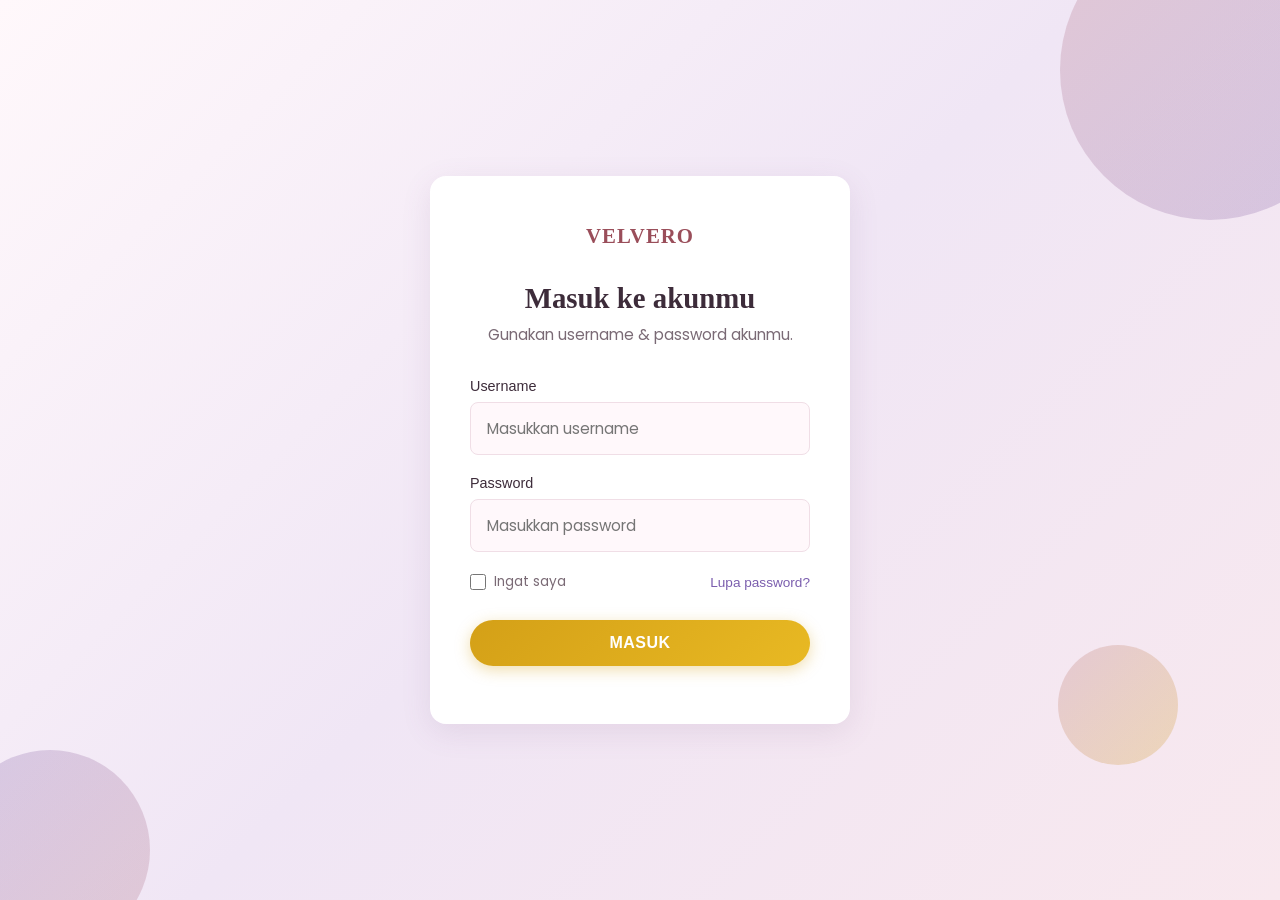
<file: index.html>
<!doctype html>
<html lang="id">
    <head>
        <meta charset="UTF-8" />
        <meta name="viewport" content="width=device-width, initial-scale=1.0" />
        <title>VELVERO | Produk</title>
        <link rel="preconnect" href="https://fonts.googleapis.com" />
        <link rel="preconnect" href="https://fonts.gstatic.com" crossorigin />
        <link
            href="https://fonts.googleapis.com/css2?family=Playfair+Display:wght@400;500;600;700&family=Poppins:wght@300;400;500;600&display=swap"
            rel="stylesheet"
        />
        <link rel="stylesheet" href="style.css" />
    </head>
    <body>
        <header class="header">
            <nav class="navbar">
                <a href="index.html" class="logo">VELVERO</a>
                <ul class="nav-menu">
                    <h5>Selamat Datang <span>Emily</span></h5>
                </ul>
                <div class="nav-icons">
                    <a href="login.html" class="nav-icon" aria-label="Account">
                        <svg
                            width="20"
                            height="20"
                            viewBox="0 0 24 24"
                            fill="none"
                            stroke="currentColor"
                            stroke-width="2"
                            stroke-linecap="round"
                            stroke-linejoin="round"
                        >
                            <path d="M20 21v-2a4 4 0 0 0-4-4H8a4 4 0 0 0-4 4v2"></path>
                            <circle cx="12" cy="7" r="4"></circle>
                        </svg>
                    </a>
                    <a href="keranjang.html" class="nav-icon" aria-label="Cart">
                        <svg
                            width="20"
                            height="20"
                            viewBox="0 0 24 24"
                            fill="none"
                            stroke="currentColor"
                            stroke-width="2"
                            stroke-linecap="round"
                            stroke-linejoin="round"
                        >
                            <path d="M6 6h15l-1.5 9h-12z"></path>
                            <circle cx="9" cy="20" r="1"></circle>
                            <circle cx="18" cy="20" r="1"></circle>
                            <path d="M6 6 5 3H2"></path>
                        </svg>
                    </a>
                    <a class="nav-icon" aria-label="Logout" id="logout-icon">
                        <svg
                            width="20"
                            height="20"
                            viewBox="0 0 24 24"
                            fill="none"
                            stroke="currentColor"
                            stroke-width="2"
                            stroke-linecap="round"
                            stroke-linejoin="round"
                        >
                            <path d="M9 21H5a2 2 0 0 1-2-2V5a2 2 0 0 1 2-2h4"></path>
                            <polyline points="16 17 21 12 16 7"></polyline>
                            <line x1="21" y1="12" x2="9" y2="12"></line>
                        </svg>
                    </a>
                </div>
            </nav>
        </header>

        <main>
            <section class="best-sellers" id="best-sellers">
                <div class="container">
                    <div class="section-header">
                        <h2 class="section-title">Produk</h2>
                        <p class="section-subtitle">Produk favorit yang wajib kamu coba</p>
                    </div>
                    <div class="function-bar">
                        <div class="filter-bar">
                            <div class="select-bar">
                                <select id="filter-category" class="filter-select"></select>

                                <select id="filter-sort" class="filter-select">
                                    <option value="" disabled selected>Urutkan</option>
                                    <option value="rating">Rating Tertinggi</option>
                                    <option value="price-asc">Harga Termurah</option>
                                    <option value="price-desc">Harga Termahal</option>
                                    <option value="title-asc">Abjad A-Z</option>
                                    <option value="title-desc">Abjad Z-A</option>
                                </select>
                            </div>

                            <button id="btn-apply-filter" class="btn-apply-filter btn btn-primary">
                                Terapkan
                            </button>
                        </div>
                        <div class="search-bar">
                            <input type="text" id="search-input" />
                            <div class="btn btn-primary">Cari</div>
                        </div>
                    </div>
                    <div class="products-grid"></div>
                    <div class="btn-more">Load More</div>
                </div>
            </section>
        </main>

        <footer class="footer">
            <div class="container">
                <div class="footer-grid">
                    <div class="footer-col">
                        <h3>Tentang Brand</h3>
                        <p>
                            VELVERO menghadirkan produk kecantikan premium dengan bahan berkualitas
                            untuk kulit sehat dan bersinar.
                        </p>
                        <div class="footer-social">
                            <a href="#" aria-label="Instagram">IG</a>
                            <a href="#" aria-label="Facebook">FB</a>
                            <a href="#" aria-label="Twitter">TW</a>
                        </div>
                    </div>
                    <div class="footer-col">
                        <h3>Quick Links</h3>
                        <ul>
                            <li><a href="#">Shop All</a></li>
                            <li><a href="#">New Arrivals</a></li>
                            <li><a href="#">Best Sellers</a></li>
                            <li><a href="#">Gift Cards</a></li>
                        </ul>
                    </div>
                    <div class="footer-col">
                        <h3>Customer Care</h3>
                        <ul>
                            <li><a href="#">FAQ</a></li>
                            <li><a href="#">Shipping</a></li>
                            <li><a href="#">Returns</a></li>
                            <li><a href="#">Contact Us</a></li>
                        </ul>
                    </div>
                    <div class="footer-col">
                        <h3>Newsletter</h3>
                        <p>Dapatkan update dan penawaran eksklusif langsung ke emailmu.</p>
                        <form class="newsletter-form" onsubmit="return false;">
                            <input type="email" placeholder="Email address" required />
                            <button type="submit" class="btn btn-newsletter">Subscribe</button>
                        </form>
                    </div>
                </div>
                <div class="footer-bottom">
                    <p>&copy; 2026 VELVERO. All rights reserved.</p>
                </div>
            </div>
        </footer>

        <div class="modal-overlay" id="product-modal">
            <div class="modal-content">
                <button class="modal-close" id="modal-close" aria-label="Close">&times;</button>
                <div class="modal-body">
                    <div class="modal-image">
                        <img id="modal-img" src="" alt="" />
                    </div>
                    <div class="modal-info">
                        <h3 class="modal-title" id="modal-title"></h3>
                        <div class="modal-rating">
                            <span class="stars">★</span>
                            <span class="rating-count" id="modal-rating"></span>
                        </div>
                        <p class="modal-price" id="modal-price"></p>
                        <p class="modal-desc" id="modal-desc"></p>
                        <button class="btn btn-add-cart modal-add-cart" id="modal-add-cart">
                            ADD TO CART
                        </button>
                    </div>
                </div>
            </div>
        </div>

        <div id="cart-modal" class="checkout-modal">
            <div class="checkout-modal-content">
                <button id="cart-modal-close" class="close-modal">&times;</button>
                <div class="success-icon">✓</div>
                <h2>Berhasil Ditambahkan!</h2>
                <p id="cart-modal-message"></p>
                <button id="cart-modal-ok" class="modal-ok">OK</button>
            </div>
        </div>

        <script src="./index.js"></script>
    </body>
</html>
</file>
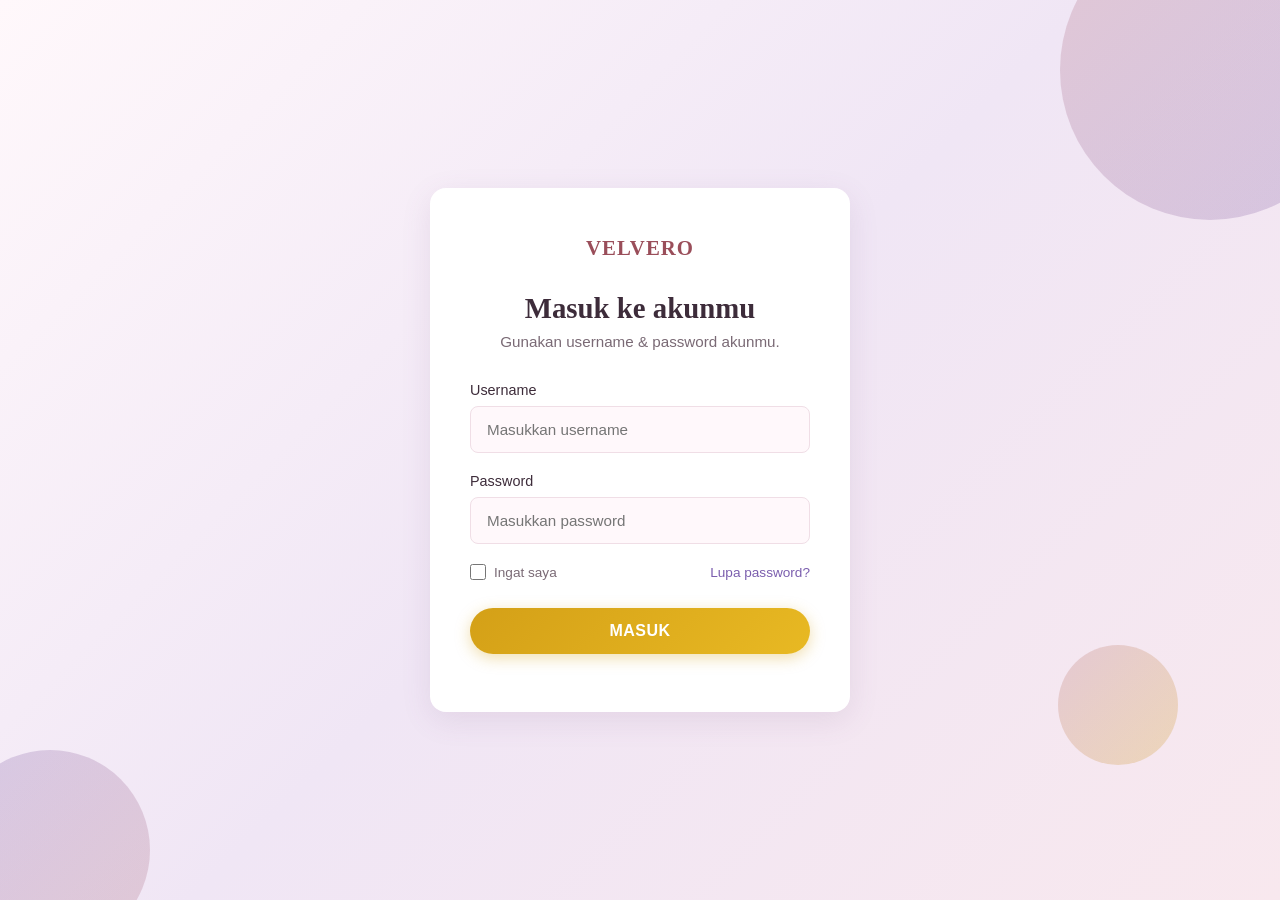
<file: keranjang.html>
<!doctype html>
<html lang="id">
    <head>
        <meta charset="UTF-8" />
        <meta name="viewport" content="width=device-width, initial-scale=1.0" />
        <title>VELVERO | Keranjang</title>
        <link rel="preconnect" href="https://fonts.googleapis.com" />
        <link rel="preconnect" href="https://fonts.gstatic.com" crossorigin />
        <link
            href="https://fonts.googleapis.com/css2?family=Playfair+Display:wght@400;500;600;700&family=Poppins:wght@300;400;500;600&display=swap"
            rel="stylesheet"
        />
        <link rel="stylesheet" href="keranjang.css" />
        <script src="keranjang.js" defer></script>
    </head>
    <div id="checkout-modal" class="checkout-modal">
        <div class="checkout-modal-content">
            <button id="close-modal" class="close-modal">&times;</button>
            <div class="success-icon">&checkmark;</div>
            <h2>Kamu Berhasil Checkout!</h2>
            <p>Terimakasih sudah berbelanja di VELVERO</p>
            <button id="modal-ok" class="modal-ok">OK</button>
        </div>
    </div>
    <body>
        <header class="header">
            <nav class="navbar">
                <a href="index.html" class="logo">VELVERO</a>
                <ul class="nav-menu">
                    <h5>Selamat Datang <span>Emily</span></h5>
                </ul>
                <div class="nav-icons">
                    <a href="login.html" class="nav-icon" aria-label="Account">
                        <svg
                            width="20"
                            height="20"
                            viewBox="0 0 24 24"
                            fill="none"
                            stroke="currentColor"
                            stroke-width="2"
                            stroke-linecap="round"
                            stroke-linejoin="round"
                        >
                            <path d="M20 21v-2a4 4 0 0 0-4-4H8a4 4 0 0 0-4 4v2"></path>
                            <circle cx="12" cy="7" r="4"></circle>
                        </svg>
                    </a>
                    <a href="keranjang.html" class="nav-icon" aria-label="Cart">
                        <svg
                            width="20"
                            height="20"
                            viewBox="0 0 24 24"
                            fill="none"
                            stroke="currentColor"
                            stroke-width="2"
                            stroke-linecap="round"
                            stroke-linejoin="round"
                        >
                            <path d="M6 6h15l-1.5 9h-12z"></path>
                            <circle cx="9" cy="20" r="1"></circle>
                            <circle cx="18" cy="20" r="1"></circle>
                            <path d="M6 6 5 3H2"></path>
                        </svg>
                    </a>
                </div>
            </nav>
        </header>
        <main class="cart-page">
            <div class="container">
                <section class="cart-header">
                    <h1 class="cart-title">Keranjang Belanja</h1>
                    <p class="cart-subtitle">Review item kamu sebelum checkout</p>
                </section>
                <div class="cart-layout">
                    <section class="cart-items">
                        <div class="cart-items-header">
                            <span>Produk</span>
                            <span>Harga</span>
                            <span>Kuantitas</span>
                            <span>Total</span>
                            <span></span>
                        </div>
                        <div id="cart-list">
                            <article class="cart-item">
                                <div class="cart-product">
                                    <img
                                        src="https://dummyjson.com/image/100x100"
                                        alt="Produk"
                                        class="cart-product-image"
                                    />
                                    <div class="cart-product-info">
                                        <h3></h3>
                                        <p>S</p>
                                    </div>
                                </div>
                                <div class="cart-price"></div>
                                <div class="cart-quantity">
                                    <input
                                        type="number"
                                        min="1"
                                        value="1"
                                        aria-label="Jumlah produk"
                                    />
                                </div>
                                <div class="cart-total"></div>
                                <button class="btn-remove" type="button" aria-label="Hapus produk">
                                    <svg
                                        width="19"
                                        height="19"
                                        viewBox="0 0 24 24"
                                        fill="none"
                                        stroke="currentColor"
                                        stroke-width="1.8"
                                        stroke-linecap="round"
                                        stroke-linejoin="round"
                                    >
                                        <polyline points="3 6 5 6 21 6"></polyline>
                                        <path d="M19 6l-1 14H6L5 6"></path>
                                        <path d="M10 11v5"></path>
                                        <path d="M14 11v5"></path>
                                        <path d="M9 6V4h6v2"></path>
                                    </svg>
                                </button>
                            </article>
                        </div>
                        <div id="empty-cart" class="empty-cart hidden">
                            <div class="empty-icon"></div>
                            <h2>Keranjang masih kosong</h2>
                            <p>Belum ada produk di keranjang kamu. Yuk, cari produk favoritmu.</p>
                            <a href="../index.html" class="shop-button">Mulai Belanja</a>
                        </div>
                        <div class="cart-actions">
                            <a href="../index.html" class="btn btn-continue">← Lanjutkan Belanja</a>
                            <button type="button" id="update-cart" class="btn btn-update">
                                Update Keranjang
                            </button>
                        </div>
                    </section>
                    <aside class="cart-summary">
                        <h2>Ringkasan Belanja</h2>
                        <div class="summary-row">
                            <span>Subtotal</span>
                            <span id="subtotal">Rp 0</span>
                        </div>
                        <div class="summary-row">
                            <span>Pajak (11%)</span>
                            <span id="tax">Rp 0</span>
                        </div>
                        <div class="summary-row summary-discount">
                            <span>Diskon</span>
                            <span id="discount">Rp 0</span>
                        </div>
                        <div class="summary-total">
                            <span>Total</span>
                            <span id="total-price">Rp 0</span>
                        </div>
                        <button type="button" id="checkout-button" class="btn btn-checkout">
                            Checkout
                        </button>
                        <div class="summary-note">
                            <svg
                                width="17"
                                height="17"
                                viewBox="0 0 24 24"
                                fill="none"
                                stroke="currentColor"
                                stroke-width="1.8"
                                stroke-linecap="round"
                                stroke-linejoin="round"
                            >
                                <circle cx="12" cy="12" r="9"></circle>
                                <line x1="12" y1="11" x2="12" y2="16"></line>
                                <circle
                                    cx="12"
                                    cy="7.5"
                                    r="0.6"
                                    fill="currentColor"
                                    stroke="none"
                                ></circle>
                            </svg>
                            <span>Estimasi pengiriman akan dihitung saat checkout.</span>
                        </div>
                    </aside>
                </div>
            </div>
        </main>
        <footer class="footer">
            <div class="container">
                <div class="footer-grid">
                    <div class="footer-col">
                        <h3>Tentang Brand</h3>
                        <p>
                            VELVERO menghadirkan produk kecantikan premium dengan bahan berkualitas
                            untuk kulit sehat dan bersinar.
                        </p>
                        <div class="footer-social">
                            <a href="#" aria-label="Instagram">IG</a>
                            <a href="#" aria-label="Facebook">FB</a>
                            <a href="#" aria-label="Twitter">TW</a>
                        </div>
                    </div>
                    <div class="footer-col">
                        <h3>Quick Links</h3>
                        <ul>
                            <li><a href="#">Shop All</a></li>
                            <li><a href="#">New Arrivals</a></li>
                            <li><a href="#">Best Sellers</a></li>
                            <li><a href="#">Gift Cards</a></li>
                        </ul>
                    </div>
                    <div class="footer-col">
                        <h3>Customer Care</h3>
                        <ul>
                            <li><a href="#">FAQ</a></li>
                            <li><a href="#">Shipping</a></li>
                            <li><a href="#">Returns</a></li>
                            <li><a href="#">Contact Us</a></li>
                        </ul>
                    </div>
                    <div class="footer-col">
                        <h3>Newsletter</h3>
                        <p>Dapatkan update dan penawaran eksklusif langsung ke emailmu.</p>
                        <form class="newsletter-form" onsubmit="return false;">
                            <input type="email" placeholder="Email address" required />
                            <button type="submit" class="btn btn-newsletter">Subscribe</button>
                        </form>
                    </div>
                </div>
                <div class="footer-bottom">
                    <p>&copy; 2026 VELVERO. All rights reserved.</p>
                </div>
            </div>
        </footer>
    </body>
</html>
</file>
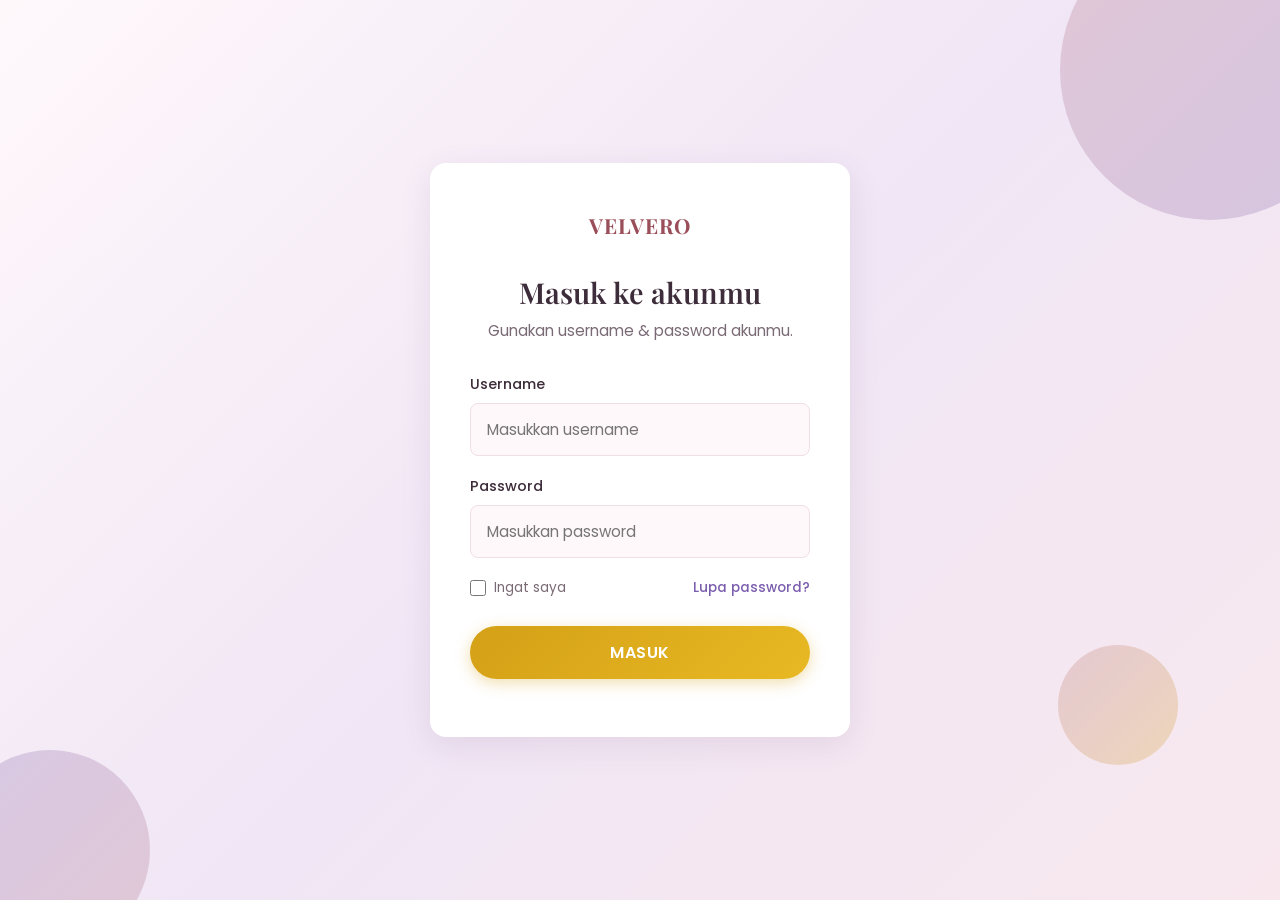
<file: login.html>
<!doctype html>
<html lang="id">
    <head>
        <meta charset="UTF-8" />
        <meta name="viewport" content="width=device-width, initial-scale=1.0" />
        <title>VELVERO | Login</title>
        <link rel="preconnect" href="https://fonts.googleapis.com" />
        <link rel="preconnect" href="https://fonts.gstatic.com" crossorigin />
        <link
            href="https://fonts.googleapis.com/css2?family=Playfair+Display:wght@400;500;600;700&family=Poppins:wght@300;400;500;600&display=swap"
            rel="stylesheet"
        />
        <link rel="stylesheet" href="login.css" />
    </head>
    <body>
        <main class="login-container">
            <div class="login-card">
                <div class="login-brand">
                    <a href="index.html" class="logo">VELVERO</a>
                </div>
                <div class="login-header">
                    <h1 class="login-title">Masuk ke akunmu</h1>
                    <p class="login-subtitle">Gunakan username & password akunmu.</p>
                </div>
                <form class="login-form" action="index.html" method="get">
                    <div class="form-group">
                        <label for="username">Username</label>
                        <input
                            type="text"
                            id="username"
                            name="username"
                            placeholder="Masukkan username"
                            required
                        />
                    </div>
                    <div class="form-group">
                        <label for="password">Password</label>
                        <input
                            type="password"
                            id="password"
                            name="password"
                            placeholder="Masukkan password"
                            required
                        />
                    </div>
                    <div class="form-options">
                        <label class="remember-me">
                            <input type="checkbox" name="remember" />
                            <span>Ingat saya</span>
                        </label>
                        <a href="#" class="forgot-password">Lupa password?</a>
                    </div>
                    <button type="submit" class="btn-login">Masuk</button>
                </form>
            </div>
            <div class="login-decoration">
                <div class="decoration-circle circle-1"></div>
                <div class="decoration-circle circle-2"></div>
                <div class="decoration-circle circle-3"></div>
            </div>
        </main>

        <div id="suc-modal" class="success-modal">
            <div class="success-modal-content">
                <button id="suc-modal-close" class="close-modal">&times;</button>
                <div class="success-icon">✓</div>
                <h2>Login Berhasil!</h2>
                <p id="suc-modal-message"></p>
                <button id="suc-modal-ok" class="modal-ok">Mulai belanja</button>
            </div>
        </div>

        <script src="login.js"></script>
    </body>
</html>
</file>
<file: style.css>
:root {
    --color-primary: #b76e79;
    --color-primary-dark: #9a4e5a;
    --color-secondary: #7b5eae;
    --color-secondary-dark: #5c3f8f;
    --color-accent: #d4a017;
    --color-accent-hover: #b8860b;
    --color-bg: #fff8fb;
    --color-white: #ffffff;
    --color-text: #3d2c3a;
    --color-text-light: #7a6a75;
    --color-border: #f0dee6;
    --color-footer: #2e1e2d;
    --font-heading: 'Playfair Display', serif;
    --font-body: 'Poppins', sans-serif;
    --shadow-soft: 0 8px 30px rgba(120, 80, 130, 0.12);
    --shadow-card: 0 4px 20px rgba(120, 80, 130, 0.1);
    --radius: 16px;
    --radius-sm: 8px;
}

* {
    margin: 0;
    padding: 0;
    box-sizing: border-box;
}

body {
    font-family: var(--font-body);
    color: var(--color-text);
    background-color: var(--color-bg);
    line-height: 1.6;
}

a {
    text-decoration: none;
    color: inherit;
}

.hide {
    display: none;
}

nav h5 {
    font-size: 20px;
    font-weight: 500;
}

nav h5 span {
    color: #9a4e5a;
    font-family: var(--font-heading);
}
.container {
    width: 90%;
    max-width: 1200px;
    margin: 0 auto;
}

.btn {
    display: inline-block;
    padding: 14px 32px;
    border-radius: 50px;
    font-family: var(--font-body);
    font-weight: 600;
    font-size: 0.9rem;
    letter-spacing: 0.5px;
    text-transform: uppercase;
    transition: all 0.3s ease;
    border: none;
    cursor: pointer;
    text-align: center;
}

select {
    padding: 14px 21px;
    font-family: var(--font-body);
    font-weight: 600;
    font-size: 0.9rem;
    letter-spacing: 0.5px;
    background: white;
    border: 1px solid #323131a9;
    outline: 0;
    margin-right: 12px;
    text-transform: capitalize;
}

option {
    text-transform: capitalize;
}
.btn-primary {
    background: var(--color-primary);
    color: var(--color-white);
    box-shadow: 0 4px 15px rgba(212, 160, 23, 0.35);
}

.btn-primary:hover {
    background: var(--color-primary-dark);
    transform: translateY(-2px);
    box-shadow: 0 6px 20px rgba(212, 160, 23, 0.45);
}

.btn-add-cart {
    background: var(--color-primary);
    color: var(--color-white);
    padding: 10px 24px;
    font-size: 0.75rem;
    width: 100%;
}

.btn-add-cart:hover {
    background: var(--color-primary-dark);
    transform: translateY(-2px);
}

.btn-more {
    width: 30%;
    padding: 14px;
    border: none;
    text-align: center;
    border-radius: 50px;
    background: linear-gradient(135deg, var(--color-accent) 0%, #e8b923 100%);
    color: var(--color-white);
    font-family: var(--font-body);
    font-size: 1rem;
    font-weight: 600;
    letter-spacing: 0.5px;
    text-transform: uppercase;
    cursor: pointer;
    transition: all 0.3s ease;
    box-shadow: 0 4px 15px rgba(212, 160, 23, 0.35);
    margin: 30px auto;
}

.btn-newsletter {
    background: linear-gradient(
        135deg,
        var(--color-secondary) 0%,
        var(--color-secondary-dark) 100%
    );
    color: var(--color-white);
    padding: 10px 20px;
    font-size: 0.75rem;
}

.btn-newsletter:hover {
    background: linear-gradient(
        135deg,
        var(--color-secondary-dark) 0%,
        var(--color-secondary) 100%
    );
}

/* Header */
.header {
    background: rgba(255, 248, 251, 0.95);
    backdrop-filter: blur(10px);
    position: sticky;
    top: 0;
    z-index: 100;
    border-bottom: 1px solid var(--color-border);
}

.navbar {
    display: flex;
    align-items: center;
    justify-content: space-between;
    padding: 18px 5%;
    max-width: 1400px;
    margin: 0 auto;
}

.logo {
    font-family: var(--font-heading);
    font-size: 1.5rem;
    font-weight: 700;
    color: var(--color-primary-dark);
    letter-spacing: 1px;
}

.nav-menu {
    display: flex;
    list-style: none;
    gap: 32px;
}

.nav-link {
    font-size: 0.9rem;
    font-weight: 500;
    color: var(--color-text);
    position: relative;
    padding: 5px 0;
    transition: color 0.3s ease;
}

.nav-link::after {
    content: '';
    position: absolute;
    bottom: 0;
    left: 0;
    width: 0;
    height: 2px;
    background: linear-gradient(90deg, var(--color-primary), var(--color-secondary));
    transition: width 0.3s ease;
}

.nav-link:hover,
.nav-link.active {
    color: var(--color-primary-dark);
}

.nav-link:hover::after,
.nav-link.active::after {
    width: 100%;
}

.nav-icons {
    display: flex;
    align-items: center;
    gap: 20px;
}

.nav-icon {
    color: var(--color-text);
    transition:
        color 0.3s ease,
        transform 0.3s ease;
    transform: scale(1.5);
}

.nav-icon:hover {
    color: var(--color-primary-dark);
    transform: scale(1.6);
}

.function-bar {
    width: 100%;
    flex-direction: row;
    display: flex;
    justify-content: space-between;
    /* background: #000; */
    align-items: center;
    margin: 24px 0;
}
.filter-bar {
    width: 60%;
    /* margin: 20px auto; */
    display: flex;
    justify-content: start;
    /* padding: 32px; */
}

.search-bar {
    width: 40%;
    padding: 12px;
    display: flex;
    justify-content: end;
    gap: 12px;
}

.search-bar input {
    background: white;
    border: 1px solid #323131a9;
    outline: 0;
    padding: 14px 21px;
    font-family: var(--font-body);
    font-weight: 300;
    font-size: 0.8rem;
    letter-spacing: 0.5px;
}
/* Section Header */

.empty-msg {
    text-align: center;
    font-size: 24px;
    margin: 12px auto;
}

.section-header {
    text-align: center;
    margin-bottom: 50px;
}

.section-title {
    font-family: var(--font-heading);
    font-size: 2.4rem;
    color: var(--color-text);
    margin-bottom: 12px;
    position: relative;
    display: inline-block;
}

.section-title::after {
    content: '';
    position: absolute;
    bottom: -10px;
    left: 50%;
    transform: translateX(-50%);
    width: 60px;
    height: 3px;
    background: linear-gradient(90deg, var(--color-primary), var(--color-secondary));
    border-radius: 3px;
}

.section-subtitle {
    color: var(--color-text-light);
    margin-top: 20px;
    font-size: 1rem;
}
/* Best Sellers */
.best-sellers {
    padding: 80px 0;
    background: var(--color-white);
}

.products-grid {
    display: grid;
    grid-template-columns: repeat(4, 1fr);
    gap: 24px;
}

.products-grid.empty {
    display: block !important;
}

.product-card {
    background: var(--color-bg);
    border-radius: var(--radius);
    overflow: hidden;
    box-shadow: var(--shadow-card);
    transition:
        transform 0.3s ease,
        box-shadow 0.3s ease;
}

.product-card:hover {
    transform: translateY(-8px);
    box-shadow: var(--shadow-soft);
}

.product-image {
    height: 220px;
    overflow: hidden;
    background: var(--color-white);
    display: flex;
    align-items: center;
    justify-content: center;
}

.product-image img {
    width: 100%;
    height: 100%;
    object-fit: cover;
    transition: transform 0.3s ease;
}

.product-card:hover .product-image img {
    transform: scale(1.05);
}

.product-info {
    padding: 20px;
    text-align: center;
}

.product-name {
    font-family: var(--font-heading);
    font-size: 1.1rem;
    margin-bottom: 8px;
    color: var(--color-text);
}

.product-rating {
    margin-bottom: 10px;
}

.stars {
    color: var(--color-accent);
    letter-spacing: 2px;
    font-size: 0.95rem;
}

.rating-count {
    color: var(--color-text-light);
    font-size: 0.8rem;
    margin-left: 5px;
}

.product-price {
    font-weight: 600;
    font-size: 1rem;
    color: var(--color-secondary-dark);
    margin-bottom: 16px;
}

/* Footer */
.footer {
    background: var(--color-footer);
    color: var(--color-white);
    padding: 70px 0 0;
}

.footer-grid {
    display: grid;
    grid-template-columns: repeat(4, 1fr);
    gap: 40px;
    padding-bottom: 50px;
    border-bottom: 1px solid rgba(255, 255, 255, 0.1);
}

.footer-col h3 {
    font-family: var(--font-heading);
    font-size: 1.2rem;
    margin-bottom: 20px;
    color: var(--color-white);
}

.footer-col p {
    font-size: 0.9rem;
    color: rgba(255, 255, 255, 0.7);
    line-height: 1.8;
    margin-bottom: 16px;
}

.footer-col ul {
    list-style: none;
}

.footer-col ul li {
    margin-bottom: 10px;
}

.footer-col ul li a {
    color: rgba(255, 255, 255, 0.7);
    font-size: 0.9rem;
    transition: color 0.3s ease;
}

.footer-col ul li a:hover {
    color: var(--color-primary);
}

.footer-social {
    display: flex;
    gap: 12px;
    margin-top: 20px;
}

.footer-social a {
    width: 36px;
    height: 36px;
    border-radius: 50%;
    background: rgba(255, 255, 255, 0.1);
    display: flex;
    align-items: center;
    justify-content: center;
    font-size: 0.75rem;
    font-weight: 600;
    transition: background 0.3s ease;
}

.footer-social a:hover {
    background: var(--color-primary);
}

.newsletter-form {
    display: flex;
    flex-direction: column;
    gap: 10px;
}

.newsletter-form input {
    padding: 12px 16px;
    border: none;
    border-radius: var(--radius-sm);
    background: rgba(255, 255, 255, 0.1);
    color: var(--color-white);
    font-family: var(--font-body);
    outline: none;
}

.newsletter-form input::placeholder {
    color: rgba(255, 255, 255, 0.5);
}

.footer-bottom {
    padding: 25px 0;
    text-align: center;
}

.footer-bottom p {
    color: rgba(255, 255, 255, 0.5);
    font-size: 0.85rem;
    margin: 0;
}

/* Responsive */
@media (max-width: 1024px) {
    .features-grid {
        grid-template-columns: repeat(2, 1fr);
    }
    .products-grid {
        grid-template-columns: repeat(3, 1fr);
    }
    .categories-grid {
        grid-template-columns: repeat(2, 1fr);
    }
    .footer-grid {
        grid-template-columns: repeat(2, 1fr);
    }
}
@media (max-width: 1200px) {
    .function-bar {
        flex-direction: column;
    }
    .filter-bar,
    .search-bar {
        width: 100%;
        padding: 6px;
        gap: 10px;
        justify-content: space-between;
        /* flex-wrap: wrap; */
    }
    .select-bar {
        display: flex;
        flex-direction: row;
    }
    select,
    input {
        padding: 8px 12px;
    }
}
@media (max-width: 768px) {
    .navbar {
        flex-wrap: wrap;
        gap: 15px;
    }
    .nav-menu {
        order: 3;
        width: 100%;
        justify-content: center;
        gap: 16px;
        overflow-x: auto;
        padding-bottom: 8px;
    }
    .hero-title {
        font-size: 2.4rem;
    }
    .features-grid {
        grid-template-columns: 1fr;
    }
    .products-grid {
        grid-template-columns: repeat(2, 1fr);
    }
    .categories-grid {
        grid-template-columns: 1fr;
    }
    .footer-grid {
        grid-template-columns: 1fr;
    }
    .function-bar {
        flex-direction: column;
    }
    .filter-bar,
    .search-bar {
        width: 100%;
        padding: 6px;
        gap: 10px;
        justify-content: space-between;
        flex-wrap: wrap;
    }
    .select-bar {
        display: flex;
        flex-direction: row;
    }
    select,
    input {
        padding: 8px 12px;
    }
}

@media (max-width: 480px) {
    .hero-title {
        font-size: 1.8rem;
    }
    .section-title {
        font-size: 1.8rem;
    }
    .products-grid {
        grid-template-columns: 1fr;
    }
    .btn {
        padding: 12px 24px;
    }
    /* .filter-bar {
        display: flex;
        width: 100%;
        padding: 6px;
        gap: 10px;
        justify-content: space-between;
        flex-direction: column;
        flex-wrap: wrap;
    } */
}

/* Modal / Popup */
.modal-overlay {
    position: fixed;
    inset: 0;
    background: rgba(61, 44, 58, 0.6);
    backdrop-filter: blur(4px);
    display: flex;
    align-items: center;
    justify-content: center;
    z-index: 999;
    opacity: 0;
    visibility: hidden;
    transition:
        opacity 0.3s ease,
        visibility 0.3s ease;
    padding: 20px;
}

.modal-overlay.active {
    opacity: 1;
    visibility: visible;
}

.modal-content {
    background: var(--color-white);
    border-radius: var(--radius);
    box-shadow: var(--shadow-soft);
    max-width: 860px;
    width: 100%;
    position: relative;
    transform: translateY(20px) scale(0.98);
    transition: transform 0.3s ease;
    overflow: hidden;
    max-height: 90vh;
    overflow-y: auto;
}

.modal-overlay.active .modal-content {
    transform: translateY(0) scale(1);
}

.modal-close {
    position: absolute;
    top: 16px;
    right: 20px;
    background: transparent;
    border: none;
    font-size: 2rem;
    line-height: 1;
    color: var(--color-text-light);
    cursor: pointer;
    transition:
        color 0.3s ease,
        transform 0.3s ease;
    z-index: 2;
    font-family: var(--font-body);
}

.modal-close:hover {
    color: var(--color-primary-dark);
    transform: rotate(90deg);
}

.modal-body {
    display: grid;
    grid-template-columns: 1fr 1fr;
    gap: 0;
}

.modal-image {
    background: var(--color-bg);
    display: flex;
    align-items: center;
    justify-content: center;
    min-height: 380px;
    overflow: hidden;
}

.modal-image img {
    width: 100%;
    height: 100%;
    object-fit: cover;
}

.modal-info {
    padding: 48px 40px;
    display: flex;
    flex-direction: column;
    justify-content: center;
}

.modal-title {
    font-family: var(--font-heading);
    font-size: 1.8rem;
    color: var(--color-text);
    margin-bottom: 12px;
}

.modal-rating {
    margin-bottom: 16px;
}

.modal-price {
    font-weight: 600;
    font-size: 1.4rem;
    color: var(--color-secondary-dark);
    margin-bottom: 20px;
}

.modal-desc {
    font-size: 0.9rem;
    color: var(--color-text-light);
    line-height: 1.8;
    margin-bottom: 28px;
}

.modal-add-cart {
    width: auto;
    padding: 14px 32px;
    align-self: flex-start;
}

@media (max-width: 768px) {
    .modal-body {
        grid-template-columns: 1fr;
    }
    .modal-image {
        min-height: 260px;
    }
    .modal-info {
        padding: 32px 24px;
    }
    .modal-title {
        font-size: 1.4rem;
    }
    .modal-price {
        font-size: 1.2rem;
    }
}

.checkout-modal {
    position: fixed;
    inset: 0;
    background: rgba(60, 40, 45, 0.45);
    display: flex;
    align-items: center;
    justify-content: center;
    padding: 20px;
    opacity: 0;
    visibility: hidden;
    transition:
        opacity 0.3s ease,
        visibility 0.3s ease;
    z-index: 9999;
}

.checkout-modal.show {
    opacity: 1;
    visibility: visible;
}

.checkout-modal-content {
    position: relative;
    width: 100%;
    max-width: 420px;
    padding: 45px 35px 35px;
    background: #fff;
    border-radius: 18px;
    text-align: center;
    box-shadow: 0 20px 60px rgba(80, 50, 55, 0.2);
    transform: translateY(20px) scale(0.95);
    transition: transform 0.3s ease;
}

.checkout-modal.show .checkout-modal-content {
    transform: translateY(0) scale(1);
}

.close-modal {
    position: absolute;
    top: 15px;
    right: 18px;
    width: 32px;
    height: 32px;
    border: none;
    background: #d8a7b1;
    color: #fff;
    border-radius: 50%;
    font-size: 22px;
    cursor: pointer;
}

.success-icon {
    width: 70px;
    height: 70px;
    margin: 0 auto 22px;
    display: flex;
    align-items: center;
    justify-content: center;
    border-radius: 50%;
    background: #d8a7b1;
    color: #fff;
    font-size: 34px;
}

.checkout-modal-content h2 {
    margin: 0 0 12px;
    color: #3d3033;
    font-family: 'Playfair Display', serif;
    font-size: 28px;
}

.checkout-modal-content p {
    margin: 0 auto 28px;
    max-width: 300px;
    color: #777;
    font-family: 'Poppins', sans-serif;
    font-size: 14px;
    line-height: 1.7;
}

.modal-ok {
    min-width: 130px;
    padding: 12px 25px;
    border: none;
    border-radius: 8px;
    background: #d8a7b1;
    color: #fff;
    font-family: 'Poppins', sans-serif;
    font-size: 14px;
    font-weight: 500;
    cursor: pointer;
}

.modal-ok:hover {
    background: #b9828e;
}
</file>
<file: keranjang.css>
:root {
    --color-primary: #b76e79;
    --color-primary-dark: #9a4e5a;
    --color-secondary: #7b5eae;
    --color-secondary-dark: #5c3f8f;
    --color-accent: #d4a017;
    --color-accent-hover: #b8860b;
    --color-bg: #fff8fb;
    --color-white: #ffffff;
    --color-text: #3d2c3a;
    --color-text-light: #7a6a75;
    --color-border: #f0dee6;
    --color-footer: #2e1e2d;
    --font-heading: 'Playfair Display', serif;
    --font-body: 'Poppins', sans-serif;
    --shadow-soft: 0 8px 30px rgba(120, 80, 130, 0.12);
    --shadow-card: 0 4px 20px rgba(120, 80, 130, 0.1);
    --radius: 16px;
    --radius-sm: 8px;
}

* {
    margin: 0;
    padding: 0;
    box-sizing: border-box;
}

body {
    font-family: var(--font-body);
    color: var(--color-text);
    background-color: var(--color-bg);
    line-height: 1.6;
}

a {
    text-decoration: none;
    color: inherit;
}

nav h5 {
    font-size: 20px;
    font-weight: 500;
}

nav h5 span {
    color: #9a4e5a;
    font-family: var(--font-heading);
}

.container {
    width: 90%;
    max-width: 1200px;
    margin: 0 auto;
}

/* Header */
.header {
    background: rgba(255, 248, 251, 0.95);
    backdrop-filter: blur(10px);
    position: sticky;
    top: 0;
    z-index: 100;
    border-bottom: 1px solid var(--color-border);
}

.navbar {
    display: flex;
    align-items: center;
    justify-content: space-between;
    padding: 18px 5%;
    max-width: 1400px;
    margin: 0 auto;
}

.logo {
    font-family: var(--font-heading);
    font-size: 1.5rem;
    font-weight: 700;
    color: var(--color-primary-dark);
    letter-spacing: 1px;
}

.nav-menu {
    display: flex;
    list-style: none;
    gap: 32px;
}

.nav-link {
    font-size: 0.9rem;
    font-weight: 500;
    color: var(--color-text);
    position: relative;
    padding: 5px 0;
    transition: color 0.3s ease;
}

.nav-link::after {
    content: '';
    position: absolute;
    bottom: 0;
    left: 0;
    width: 0;
    height: 2px;
    background: linear-gradient(90deg, var(--color-primary), var(--color-secondary));
    transition: width 0.3s ease;
}

.nav-link:hover::after {
    width: 100%;
}

.nav-link:hover {
    color: var(--color-primary-dark);
}

.nav-icons {
    display: flex;
    align-items: center;
    gap: 20px;
}

.nav-icon {
    color: var(--color-text);
    transition:
        color 0.3s ease,
        transform 0.3s ease;
    transform: scale(1.5);
}

.nav-icon:hover {
    color: var(--color-primary-dark);
    transform: scale(1.6);
}

/* Cart Page */
.cart-page {
    padding: 60px 0 80px;
    min-height: calc(100vh - 200px);
}

.cart-header {
    text-align: center;
    margin-bottom: 40px;
}

.cart-title {
    font-family: var(--font-heading);
    font-size: 2.4rem;
    color: var(--color-text);
    margin-bottom: 8px;
}

.cart-subtitle {
    color: var(--color-text-light);
    font-size: 1rem;
}

.cart-layout {
    display: grid;
    grid-template-columns: 1fr 360px;
    gap: 40px;
    align-items: start;
}

.hidden {
    display: none !important;
}

/* Cart Items */
.cart-items {
    background: var(--color-white);
    border-radius: var(--radius);
    padding: 24px;
    box-shadow: var(--shadow-card);
}

.cart-items-header {
    display: grid;
    grid-template-columns: 2fr 1fr 1fr 1fr 40px;
    gap: 16px;
    padding: 12px 0;
    border-bottom: 1px solid var(--color-border);
    font-size: 0.85rem;
    font-weight: 600;
    color: var(--color-text-light);
    text-transform: uppercase;
    letter-spacing: 0.5px;
}

.cart-item {
    display: grid;
    grid-template-columns: 2fr 1fr 1fr 1fr 40px;
    gap: 16px;
    align-items: center;
    padding: 20px 0;
    border-bottom: 1px solid var(--color-border);
}

.cart-product {
    display: flex;
    align-items: center;
    gap: 16px;
}

.cart-product-image {
    width: 80px;
    height: 80px;
    border-radius: var(--radius-sm);
    object-fit: cover;
    border: 1px solid var(--color-border);
}

.cart-product-info h3 {
    font-family: var(--font-heading);
    font-size: 1rem;
    color: var(--color-text);
    margin-bottom: 4px;
}

.cart-product-info p {
    font-size: 0.85rem;
    color: var(--color-text-light);
}

.cart-price,
.cart-total {
    font-weight: 600;
    color: var(--color-text);
    font-size: 0.95rem;
}

.cart-quantity input {
    width: 60px;
    padding: 8px 12px;
    border: 1px solid var(--color-border);
    border-radius: var(--radius-sm);
    font-family: var(--font-body);
    text-align: center;
    font-size: 0.95rem;
    outline: none;
}

.cart-quantity input:focus {
    border-color: var(--color-primary);
    box-shadow: 0 0 0 3px rgba(183, 110, 121, 0.15);
}

.btn-remove {
    width: 34px;
    height: 34px;
    border: none;
    border-radius: 50%;
    background: var(--color-primary);
    color: #fff;
    display: flex;
    align-items: center;
    justify-content: center;
    cursor: pointer;
    transition: all 0.3s ease;
    font-size: 20px;
    font-weight: 400;
}

.btn-remove:hover {
    background: #b9828e;
    transform: scale(1.08);
}

.btn-remove:active {
    transform: scale(0.95);
}

.btn-remove svg {
    stroke: #fff;
}

.cart-actions {
    display: flex;
    justify-content: space-between;
    align-items: center;
    margin-top: 24px;
    padding-top: 16px;
}

.btn {
    display: inline-block;
    padding: 12px 24px;
    border-radius: 50px;
    font-family: var(--font-body);
    font-weight: 600;
    font-size: 0.8rem;
    text-transform: uppercase;
    letter-spacing: 0.5px;
    transition: all 0.3s ease;
    border: none;
    cursor: pointer;
    text-align: center;
}

.btn-continue {
    background: transparent;
    color: var(--color-secondary);
    border: 2px solid var(--color-border);
}

.btn-continue:hover {
    border-color: var(--color-secondary);
    background: rgba(123, 94, 174, 0.05);
}

.btn-primary {
    background: var(--color-primary);
    color: var(--color-white);
    box-shadow: 0 4px 15px rgba(212, 160, 23, 0.35);
}

.btn-primary:hover {
    background: var(--color-primary-dark);
    transform: translateY(-2px);
    box-shadow: 0 6px 20px rgba(212, 160, 23, 0.45);
}

.btn-update {
    background: var(--color-primary);
    color: var(--color-white);
}

.btn-update:hover {
    background: var(--color-primary-dark);
    transform: translateY(-2px);
}
/* Cart Summary */
.cart-summary {
    background: var(--color-white);
    border-radius: var(--radius);
    padding: 28px;
    box-shadow: var(--shadow-card);
    position: sticky;
    top: 100px;
}

.cart-summary h2 {
    font-family: var(--font-heading);
    font-size: 1.4rem;
    color: var(--color-text);
    margin-bottom: 24px;
    padding-bottom: 16px;
    border-bottom: 1px solid var(--color-border);
}

.summary-row {
    display: flex;
    justify-content: space-between;
    align-items: center;
    margin-bottom: 16px;
    font-size: 0.95rem;
    color: var(--color-text-light);
}

.summary-row span:last-child {
    font-weight: 500;
    color: var(--color-text);
}

.summary-total {
    font-size: 1.1rem;
    font-weight: 700;
    color: var(--color-text);
    padding-top: 16px;
    margin-top: 16px;
    border-top: 1px solid var(--color-border);
}

.summary-total span:last-child {
    color: var(--color-secondary-dark);
    font-size: 1.2rem;
}

.summary-discount span:last-child {
    color: #4caf50;
}

.btn-checkout {
    width: 100%;
    padding: 16px;
    margin-top: 8px;
    background: linear-gradient(135deg, var(--color-accent) 0%, #e8b923 100%);
    color: var(--color-white);
    font-size: 1rem;
    box-shadow: 0 4px 15px rgba(212, 160, 23, 0.35);
}

.btn-checkout:hover {
    background: linear-gradient(135deg, var(--color-accent-hover) 0%, #c9981f 100%);
    transform: translateY(-2px);
    box-shadow: 0 6px 20px rgba(212, 160, 23, 0.45);
}

.summary-note {
    display: flex;
    align-items: flex-start;
    gap: 8px;
    margin-top: 20px;
    padding: 12px;
    background: var(--color-bg);
    border-radius: var(--radius-sm);
    font-size: 0.8rem;
    color: var(--color-text-light);
    line-height: 1.5;
}

.summary-note svg {
    flex-shrink: 0;
    margin-top: 2px;
    color: var(--color-primary);
}

/* Footer */
.footer {
    background: var(--color-footer);
    color: var(--color-white);
    padding: 70px 0 0;
}

.footer-grid {
    display: grid;
    grid-template-columns: repeat(4, 1fr);
    gap: 40px;
    padding-bottom: 50px;
    border-bottom: 1px solid rgba(255, 255, 255, 0.1);
}

.footer-col h3 {
    font-family: var(--font-heading);
    font-size: 1.2rem;
    margin-bottom: 20px;
    color: var(--color-white);
}

.footer-col p {
    font-size: 0.9rem;
    color: rgba(255, 255, 255, 0.7);
    line-height: 1.8;
    margin-bottom: 16px;
}

.footer-col ul {
    list-style: none;
}

.footer-col ul li {
    margin-bottom: 10px;
}

.footer-col ul li a {
    color: rgba(255, 255, 255, 0.7);
    font-size: 0.9rem;
    transition: color 0.3s ease;
}

.footer-col ul li a:hover {
    color: var(--color-primary);
}

.footer-social {
    display: flex;
    gap: 12px;
    margin-top: 20px;
}

.footer-social a {
    width: 36px;
    height: 36px;
    border-radius: 50%;
    background: rgba(255, 255, 255, 0.1);
    display: flex;
    align-items: center;
    justify-content: center;
    font-size: 0.75rem;
    font-weight: 600;
    transition: background 0.3s ease;
}

.footer-social a:hover {
    background: var(--color-primary);
}

.newsletter-form {
    display: flex;
    flex-direction: column;
    gap: 10px;
}

.newsletter-form input {
    padding: 12px 16px;
    border: none;
    border-radius: var(--radius-sm);
    background: rgba(255, 255, 255, 0.1);
    color: var(--color-white);
    font-family: var(--font-body);
    outline: none;
}

.newsletter-form input::placeholder {
    color: rgba(255, 255, 255, 0.5);
}

.footer-bottom {
    padding: 25px 0;
    text-align: center;
}

.footer-bottom p {
    color: rgba(255, 255, 255, 0.5);
    font-size: 0.85rem;
    margin: 0;
}

/* Responsive */
@media (max-width: 1024px) {
    .cart-layout {
        grid-template-columns: 1fr;
    }

    .cart-summary {
        position: static;
    }
    .footer-grid {
        grid-template-columns: repeat(2, 1fr);
    }
}

@media (max-width: 768px) {
    .navbar {
        flex-wrap: wrap;
        gap: 15px;
    }

    .nav-menu {
        order: 3;
        width: 100%;
        justify-content: center;
        gap: 16px;
        overflow-x: auto;
        padding-bottom: 8px;
    }

    .cart-items-header {
        display: none;
    }

    .cart-item {
        grid-template-columns: 1fr;
        gap: 12px;
        padding: 24px 0;
    }

    .cart-price,
    .cart-total {
        display: flex;
        justify-content: space-between;
        width: 100%;
    }

    .cart-price::before {
        content: 'Harga:';
        font-weight: 500;
        color: var(--color-text-light);
    }

    .cart-total::before {
        content: 'Total:';
        font-weight: 500;
        color: var(--color-text-light);
    }

    .cart-quantity {
        display: flex;
        align-items: center;
        gap: 12px;
    }

    .cart-quantity::before {
        content: 'Kuantitas:';
        font-weight: 500;
        color: var(--color-text-light);
    }

    .btn-remove {
        align-self: flex-end;
    }

    .cart-actions {
        flex-direction: column;
        gap: 12px;
        align-items: stretch;
    }

    .btn {
        width: 100%;
    }
    .footer-grid {
        grid-template-columns: 1fr;
    }
}

@media (max-width: 480px) {
    .cart-title {
        font-size: 1.8rem;
    }

    .cart-items {
        padding: 16px;
    }

    .cart-product-image {
        width: 60px;
        height: 60px;
    }

    .cart-summary {
        padding: 20px;
    }
}

.checkout-modal {
    position: fixed;
    inset: 0;
    background: rgba(60, 40, 45, 0.45);
    display: flex;
    align-items: center;
    justify-content: center;
    padding: 20px;
    opacity: 0;
    visibility: hidden;
    transition:
        opacity 0.3s ease,
        visibility 0.3s ease;
    z-index: 9999;
}

.checkout-modal.show {
    opacity: 1;
    visibility: visible;
}

.checkout-modal-content {
    position: relative;
    width: 100%;
    max-width: 420px;
    padding: 45px 35px 35px;
    background: #fff;
    border-radius: 18px;
    text-align: center;
    box-shadow: 0 20px 60px rgba(80, 50, 55, 0.2);
    transform: translateY(20px) scale(0.95);
    transition: transform 0.3s ease;
}

.checkout-modal.show .checkout-modal-content {
    transform: translateY(0) scale(1);
}

.close-modal {
    position: absolute;
    top: 15px;
    right: 18px;
    width: 32px;
    height: 32px;
    border: none;
    background: #d8a7b1;
    color: #fff;
    border-radius: 50%;
    font-size: 22px;
    font-weight: 300;
    line-height: 1;
    cursor: pointer;
    transition: all 0.3s ease;
}

.close-modal:hover {
    background: #b9828e;
    transform: rotate(90deg);
}

.success-icon {
    width: 70px;
    height: 70px;
    margin: 0 auto 22px;
    display: flex;
    align-items: center;
    justify-content: center;
    border-radius: 50%;
    background: #d8a7b1;
    color: #fff;
    font-size: 34px;
    font-weight: 500;
}

.checkout-modal-content h2 {
    margin: 0 0 12px;
    color: #3d3033;
    font-family: 'Playfair Display', serif;
    font-size: 28px;
    font-weight: 600;
}

.checkout-modal-content p {
    margin: 0 auto 28px;
    max-width: 300px;
    color: #777;
    font-family: 'Poppins', sans-serif;
    font-size: 14px;
    line-height: 1.7;
}

.modal-ok {
    min-width: 130px;
    padding: 12px 25px;
    border: none;
    border-radius: 8px;
    background: #d8a7b1;
    color: #fff;
    font-family: 'Poppins', sans-serif;
    font-size: 14px;
    font-weight: 500;
    cursor: pointer;
    transition: all 0.3s ease;
}

.modal-ok:hover {
    background: #b9828e;
    transform: translateY(-2px);
}

.modal-ok:active {
    transform: translateY(0);
}

@media (max-width: 480px) {
    .checkout-modal-content {
        padding: 40px 25px 30px;
    }

    .checkout-modal-content h2 {
        font-size: 24px;
    }

    .success-icon {
        width: 60px;
        height: 60px;
        font-size: 28px;
    }
}
</file>
<file: login.css>
:root {
    --color-primary: #b76e79;
    --color-primary-dark: #9a4e5a;
    --color-secondary: #7b5eae;
    --color-secondary-dark: #5c3f8f;
    --color-accent: #d4a017;
    --color-accent-hover: #b8860b;
    --color-bg: #fff8fb;
    --color-white: #ffffff;
    --color-text: #3d2c3a;
    --color-text-light: #7a6a75;
    --color-border: #f0dee6;
    --font-heading: 'Playfair Display', serif;
    --font-body: 'Poppins', sans-serif;
    --shadow-soft: 0 8px 30px rgba(120, 80, 130, 0.12);
    --shadow-card: 0 4px 20px rgba(120, 80, 130, 0.1);
    --radius: 16px;
    --radius-sm: 8px;
}

* {
    margin: 0;
    padding: 0;
    box-sizing: border-box;
}

body {
    font-family: var(--font-body);
    color: var(--color-text);
    background: linear-gradient(135deg, var(--color-bg) 0%, #f0e6f5 50%, #f8e8ee 100%);
    min-height: 100vh;
    display: flex;
    align-items: center;
    justify-content: center;
    padding: 20px;
    position: relative;
    overflow-x: hidden;
}

.login-container {
    position: relative;
    width: 100%;
    max-width: 420px;
    z-index: 2;
}

.login-card {
    background: var(--color-white);
    border-radius: var(--radius);
    padding: 48px 40px;
    box-shadow: var(--shadow-soft);
    text-align: center;
    position: relative;
    z-index: 3;
}

a {
    text-decoration: none !important;
}
.login-brand {
    margin-bottom: 32px;
}

.logo {
    font-family: var(--font-heading);
    font-size: 1.3rem;
    font-weight: 700;
    color: var(--color-primary-dark);
    letter-spacing: 1px;
    display: inline-block;
    transition: color 0.3s ease;
}

.logo:hover {
    color: var(--color-secondary);
}

.login-title {
    font-family: var(--font-heading);
    font-size: 1.8rem;
    font-weight: 600;
    color: var(--color-text);
    margin-bottom: 8px;
}

.login-subtitle {
    font-size: 0.95rem;
    color: var(--color-text-light);
    margin-bottom: 32px;
}

.login-form {
    text-align: left;
}

.form-group {
    margin-bottom: 20px;
}

.form-group label {
    display: block;
    font-size: 0.9rem;
    font-weight: 500;
    color: var(--color-text);
    margin-bottom: 8px;
}

.form-group input {
    width: 100%;
    padding: 14px 16px;
    border: 1px solid var(--color-border);
    border-radius: var(--radius-sm);
    font-family: var(--font-body);
    font-size: 0.95rem;
    color: var(--color-text);
    background: var(--color-bg);
    transition:
        border-color 0.3s ease,
        box-shadow 0.3s ease;
    outline: none;
}

.form-group input:focus {
    border-color: var(--color-primary);
    box-shadow: 0 0 0 3px rgba(183, 110, 121, 0.15);
}

.form-options {
    display: flex;
    align-items: center;
    justify-content: space-between;
    margin-bottom: 28px;
    font-size: 0.85rem;
}

.remember-me {
    display: flex;
    align-items: center;
    gap: 8px;
    color: var(--color-text-light);
    cursor: pointer;
}

.remember-me input[type='checkbox'] {
    width: 16px;
    height: 16px;
    accent-color: var(--color-primary);
    cursor: pointer;
}

.forgot-password {
    color: var(--color-secondary);
    font-weight: 500;
    transition: color 0.3s ease;
}

.forgot-password:hover {
    color: var(--color-secondary-dark);
}

.btn-login {
    width: 100%;
    padding: 14px;
    border: none;
    border-radius: 50px;
    background: linear-gradient(135deg, var(--color-accent) 0%, #e8b923 100%);
    color: var(--color-white);
    font-family: var(--font-body);
    font-size: 1rem;
    font-weight: 600;
    letter-spacing: 0.5px;
    text-transform: uppercase;
    cursor: pointer;
    transition: all 0.3s ease;
    box-shadow: 0 4px 15px rgba(212, 160, 23, 0.35);
}

.btn-login:hover {
    background: linear-gradient(135deg, var(--color-accent-hover) 0%, #c9981f 100%);
    transform: translateY(-2px);
    box-shadow: 0 6px 20px rgba(212, 160, 23, 0.45);
}

.login-footer {
    margin-top: 28px;
    padding-top: 24px;
    border-top: 1px solid var(--color-border);
    font-size: 0.9rem;
    color: var(--color-text-light);
}

.login-footer a {
    color: var(--color-primary-dark);
    font-weight: 600;
    transition: color 0.3s ease;
}

.login-footer a:hover {
    color: var(--color-secondary);
}

/* Decorative circles */
.login-decoration {
    position: fixed;
    top: 0;
    left: 0;
    width: 100%;
    height: 100%;
    pointer-events: none;
    z-index: 1;
    overflow: hidden;
}

.decoration-circle {
    position: absolute;
    border-radius: 50%;
    opacity: 0.25;
}

.circle-1 {
    width: 300px;
    height: 300px;
    background: linear-gradient(135deg, var(--color-primary) 0%, var(--color-secondary) 100%);
    top: -80px;
    right: -80px;
}

.circle-2 {
    width: 200px;
    height: 200px;
    background: linear-gradient(135deg, var(--color-secondary) 0%, var(--color-primary) 100%);
    bottom: -50px;
    left: -50px;
}

.circle-3 {
    width: 120px;
    height: 120px;
    background: linear-gradient(135deg, var(--color-primary) 0%, var(--color-accent) 100%);
    bottom: 15%;
    right: 8%;
}

/* Responsive */
@media (max-width: 480px) {
    .login-card {
        padding: 36px 24px;
    }

    .login-title {
        font-size: 1.5rem;
    }

    .form-options {
        flex-direction: column;
        gap: 10px;
        align-items: flex-start;
    }
}

.error-message {
    color: #ff4d4d;
    font-size: 14px;
    margin-top: 10px;
    text-align: center;
}

.btn-loading {
    cursor: wait !important;
    opacity: 0.7;
}

.success-modal {
    position: fixed;
    inset: 0;
    background: rgba(60, 40, 45, 0.45);
    display: flex;
    align-items: center;
    justify-content: center;
    padding: 20px;
    opacity: 0;
    visibility: hidden;
    transition:
        opacity 0.3s ease,
        visibility 0.3s ease;
    z-index: 9999;
}

.success-modal.show {
    opacity: 1;
    visibility: visible;
}

.success-modal-content {
    position: relative;
    width: 100%;
    max-width: 420px;
    padding: 45px 35px 35px;
    background: #fff;
    border-radius: 18px;
    text-align: center;
    box-shadow: 0 20px 60px rgba(80, 50, 55, 0.2);
    transform: translateY(20px) scale(0.95);
    transition: transform 0.3s ease;
}

.success-modal.show .success-modal-content {
    transform: translateY(0) scale(1);
}

.close-modal {
    position: absolute;
    top: 15px;
    right: 18px;
    width: 32px;
    height: 32px;
    border: none;
    background: #d8a7b1;
    color: #fff;
    border-radius: 50%;
    font-size: 22px;
    cursor: pointer;
}

.success-icon {
    width: 70px;
    height: 70px;
    margin: 0 auto 22px;
    display: flex;
    align-items: center;
    justify-content: center;
    border-radius: 50%;
    background: #d8a7b1;
    color: #fff;
    font-size: 34px;
}

.success-modal-content h2 {
    margin: 0 0 12px;
    color: #3d3033;
    font-family: 'Playfair Display', serif;
    font-size: 28px;
}

.success-modal-content p {
    margin: 0 auto 28px;
    max-width: 300px;
    color: #777;
    font-family: 'Poppins', sans-serif;
    font-size: 14px;
    line-height: 1.7;
}

.modal-ok {
    min-width: 130px;
    padding: 12px 25px;
    border: none;
    border-radius: 8px;
    background: #d8a7b1;
    color: #fff;
    font-family: 'Poppins', sans-serif;
    font-size: 14px;
    font-weight: 500;
    cursor: pointer;
}

.modal-ok:hover {
    background: #b9828e;
}
</file>
